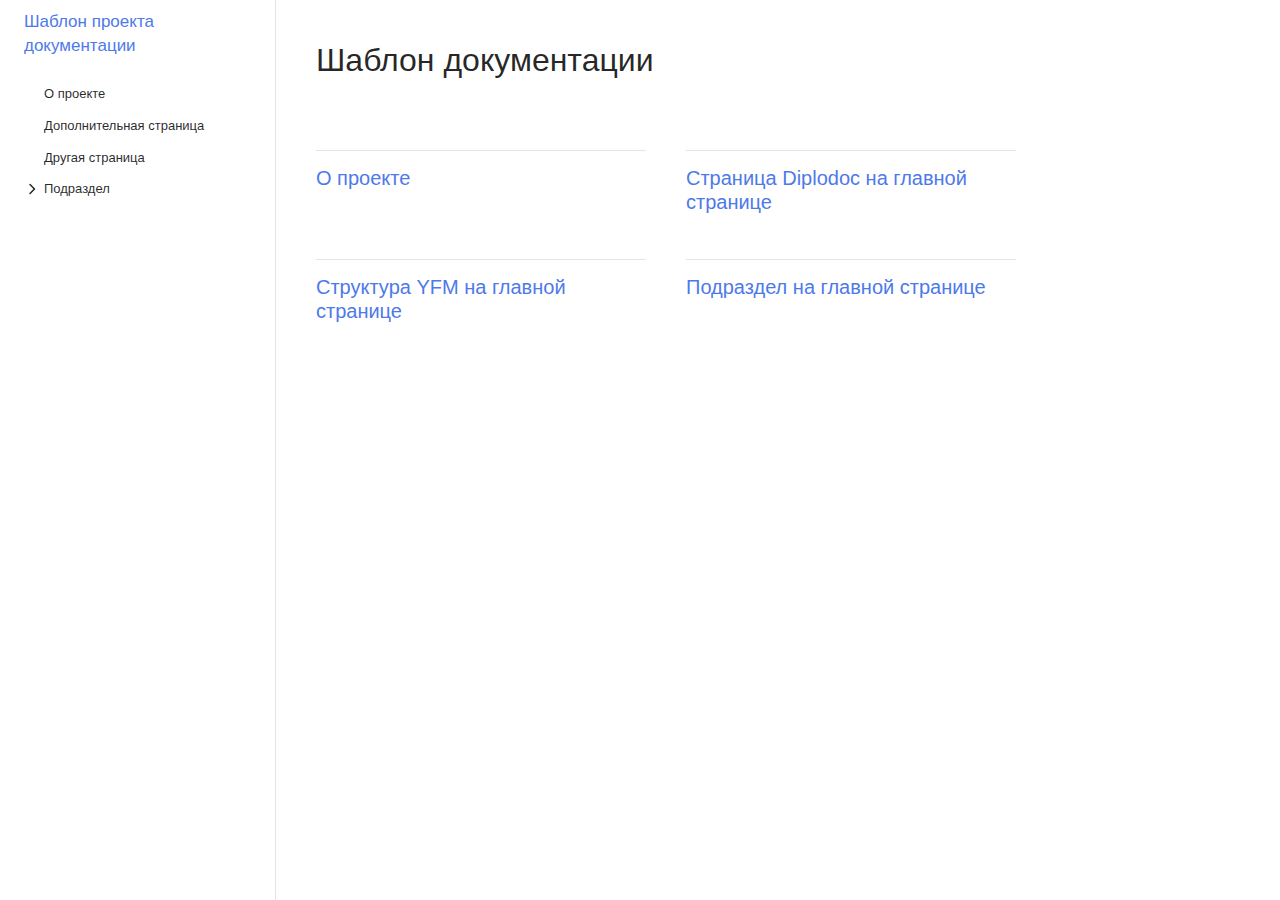
<file: output-docs/index.html>
<!DOCTYPE html>
<html lang="ru" dir="ltr">
    <head>
        <meta charset="utf-8">
        <meta name="viewport" content="width=device-width, initial-scale=1.0">
        <base href="./" />
        <title>Redirect to ./ru/index.html</title>
        <meta http-equiv="refresh" content="0; url=./ru/index.html">
        
        <style type="text/css">html, body {min-height:100vh; height:100vh;}</style>
        
        <script type="application/javascript">
            window.location.replace("./ru/index.html");
        </script>
        
    </head>
    <body class="g-root g-root_theme_light">
        If you are not redirected automatically, follow this <a href="./ru/index.html">link</a>.
        
        
        
    </body>
</html>
</file>
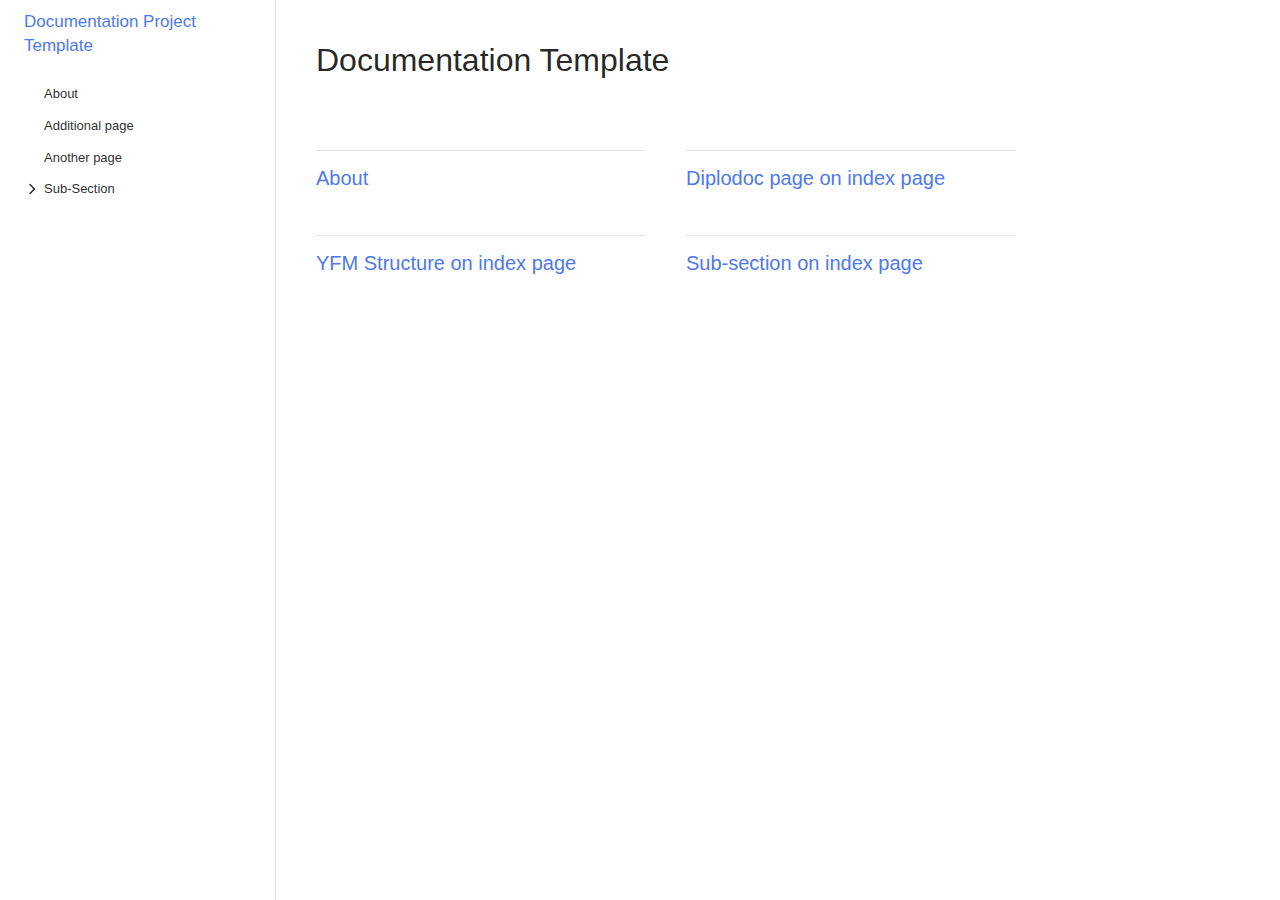
<file: output-docs/en/index.html>
<!DOCTYPE html>
<html lang="en" dir="ltr">
    <head>
        <meta charset="utf-8">
        <meta name="viewport" content="width=device-width, initial-scale=1.0">
        <base href="../" />
        <title>Documentation Template | Documentation Project Template</title>
        <meta name="generator" content="Diplodoc Platform v5.3.1">
        
        <style type="text/css">html, body {min-height:100vh; height:100vh;}</style>
        
        
        <link type="text/css" rel="stylesheet" href="_bundle\vendor.css"/>
        <link type="text/css" rel="stylesheet" href="_bundle\app.css"/>
    </head>
    <body class="g-root g-root_theme_light">
        <div id="root"></div>
        <script type="application/json" id="diplodoc-state">
            {"data":{"leading":true,"data":{"title":"Documentation Template","links":[{"title":"About","href":"en\\about.html"},{"title":"Diplodoc page on index page","href":"en\\page.html"},{"title":"YFM Structure on index page","href":"en\\anotherpage.html"},{"title":"Sub-section on index page","href":"en\\sub-section\\/index.html"}]},"meta":{"metadata":[{"name":"generator","content":"Diplodoc Platform v5.3.1"}]},"title":"Documentation Template"},"router":{"pathname":"en/index","depth":2,"base":"../"},"lang":"en","langs":["ru","en"],"viewerInterface":{}}
        </script>
        <script type="application/javascript">
            const data = document.querySelector('script#diplodoc-state');
            window.__DATA__ = JSON.parse((function unescape(string) {
                return string.replace(/&lt;/g, "<").replace(/&gt;/g, ">").replace(/&amp;/g, "&");
              })(data.innerText));
            window.STATIC_CONTENT = false;
        </script>
        <script type="application/javascript" defer src="en/toc.js"></script>
        <script type="application/javascript" defer src="_bundle\react.js"></script>
        <script type="application/javascript" defer src="_bundle\app.js"></script>
        <script type="application/javascript" defer src="_bundle\vendor.js"></script>
        
    </body>
</html>
</file>
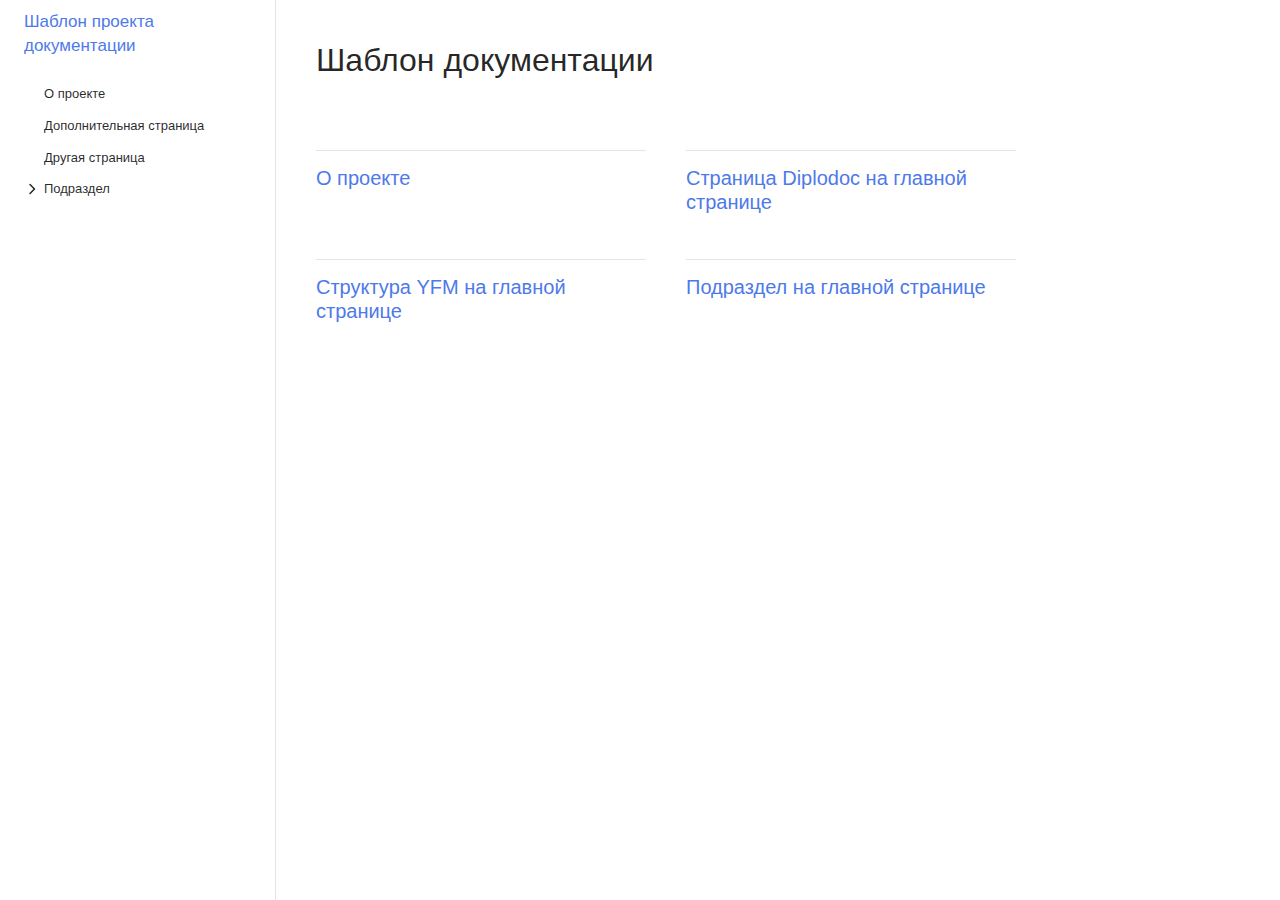
<file: output-docs/ru/index.html>
<!DOCTYPE html>
<html lang="ru" dir="ltr">
    <head>
        <meta charset="utf-8">
        <meta name="viewport" content="width=device-width, initial-scale=1.0">
        <base href="../" />
        <title>Шаблон документации | Шаблон проекта документации</title>
        <meta name="generator" content="Diplodoc Platform v5.3.1">
        
        <style type="text/css">html, body {min-height:100vh; height:100vh;}</style>
        
        
        <link type="text/css" rel="stylesheet" href="_bundle\vendor.css"/>
        <link type="text/css" rel="stylesheet" href="_bundle\app.css"/>
    </head>
    <body class="g-root g-root_theme_light">
        <div id="root"></div>
        <script type="application/json" id="diplodoc-state">
            {"data":{"leading":true,"data":{"title":"Шаблон документации","links":[{"title":"О проекте","href":"ru\\about.html"},{"title":"Страница Diplodoc на главной странице","href":"ru\\page.html"},{"title":"Структура YFM на главной странице","href":"ru\\anotherpage.html"},{"title":"Подраздел на главной странице","href":"ru\\sub-section\\/index.html"}]},"meta":{"metadata":[{"name":"generator","content":"Diplodoc Platform v5.3.1"}]},"title":"Шаблон документации"},"router":{"pathname":"ru/index","depth":2,"base":"../"},"lang":"ru","langs":["ru","en"],"viewerInterface":{}}
        </script>
        <script type="application/javascript">
            const data = document.querySelector('script#diplodoc-state');
            window.__DATA__ = JSON.parse((function unescape(string) {
                return string.replace(/&lt;/g, "<").replace(/&gt;/g, ">").replace(/&amp;/g, "&");
              })(data.innerText));
            window.STATIC_CONTENT = false;
        </script>
        <script type="application/javascript" defer src="ru/toc.js"></script>
        <script type="application/javascript" defer src="_bundle\react.js"></script>
        <script type="application/javascript" defer src="_bundle\app.js"></script>
        <script type="application/javascript" defer src="_bundle\vendor.js"></script>
        
    </body>
</html>
</file>
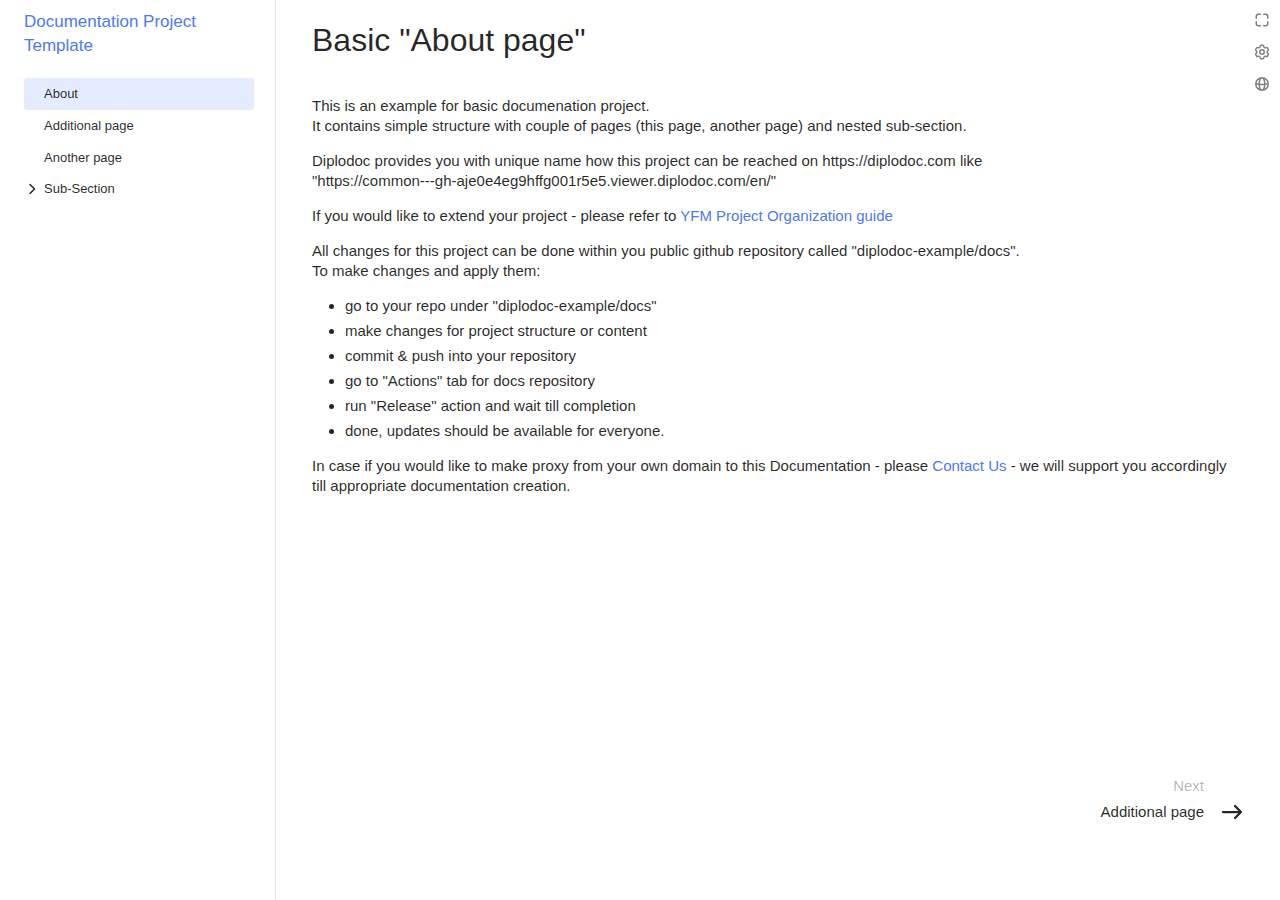
<file: output-docs/en/about.html>
<!DOCTYPE html>
<html lang="en" dir="ltr">
    <head>
        <meta charset="utf-8">
        <meta name="viewport" content="width=device-width, initial-scale=1.0">
        <base href="../" />
        <title>Basic "About page" | Documentation Project Template</title>
        <meta name="generator" content="Diplodoc Platform v5.3.1">
        
        <style type="text/css">html, body {min-height:100vh; height:100vh;}</style>
        
        
        <link type="text/css" rel="stylesheet" href="_bundle\vendor.css"/>
        <link type="text/css" rel="stylesheet" href="_bundle\app.css"/>
    </head>
    <body class="g-root g-root_theme_light">
        <div id="root"></div>
        <script type="application/json" id="diplodoc-state">
            {"data":{"leading":false,"html":"&lt;p&gt;This is an example for basic documenation project.&lt;br /&gt;\nIt contains simple structure with couple of pages (this page, another page) and nested sub-section.&lt;/p&gt;\n&lt;p&gt;Diplodoc provides you with unique name how this project can be reached on https://diplodoc.com like&lt;br /&gt;\n\"https://common---gh-aje0e4eg9hffg001r5e5.viewer.diplodoc.com/en/\"&lt;/p&gt;\n&lt;p&gt;If you would like to extend your project - please refer to &lt;a href=\"https://diplodoc.com/docs/en/project/\" target=\"_blank\" rel=\"noreferrer noopener\"&gt;YFM Project Organization guide&lt;/a&gt;&lt;/p&gt;\n&lt;p&gt;All changes for this project can be done within you public github repository called \"diplodoc-example/docs\".&lt;br /&gt;\nTo make changes and apply them:&lt;/p&gt;\n&lt;ul&gt;\n&lt;li&gt;go to your repo under \"diplodoc-example/docs\"&lt;/li&gt;\n&lt;li&gt;make changes for project structure or content&lt;/li&gt;\n&lt;li&gt;commit &amp;amp; push into your repository&lt;/li&gt;\n&lt;li&gt;go to \"Actions\" tab for docs repository&lt;/li&gt;\n&lt;li&gt;run \"Release\" action and wait till completion&lt;/li&gt;\n&lt;li&gt;done, updates should be available for everyone.&lt;/li&gt;\n&lt;/ul&gt;\n&lt;p&gt;In case if you would like to make proxy from your own domain to this Documentation - please &lt;a href=\"https://diplodoc.com/#contact\" target=\"_blank\" rel=\"noreferrer noopener\"&gt;Contact Us&lt;/a&gt; - we will support you accordingly till appropriate documentation creation.&lt;/p&gt;\n","meta":{"metadata":[{"name":"generator","content":"Diplodoc Platform v5.3.1"}]},"headings":[],"title":"Basic \"About page\""},"router":{"pathname":"en/about","depth":2,"base":"../"},"lang":"en","langs":["ru","en"],"viewerInterface":{}}
        </script>
        <script type="application/javascript">
            const data = document.querySelector('script#diplodoc-state');
            window.__DATA__ = JSON.parse((function unescape(string) {
                return string.replace(/&lt;/g, "<").replace(/&gt;/g, ">").replace(/&amp;/g, "&");
              })(data.innerText));
            window.STATIC_CONTENT = false;
        </script>
        <script type="application/javascript" defer src="en/toc.js"></script>
        <script type="application/javascript" defer src="_bundle\react.js"></script>
        <script type="application/javascript" defer src="_bundle\app.js"></script>
        <script type="application/javascript" defer src="_bundle\vendor.js"></script>
        
    </body>
</html>
</file>
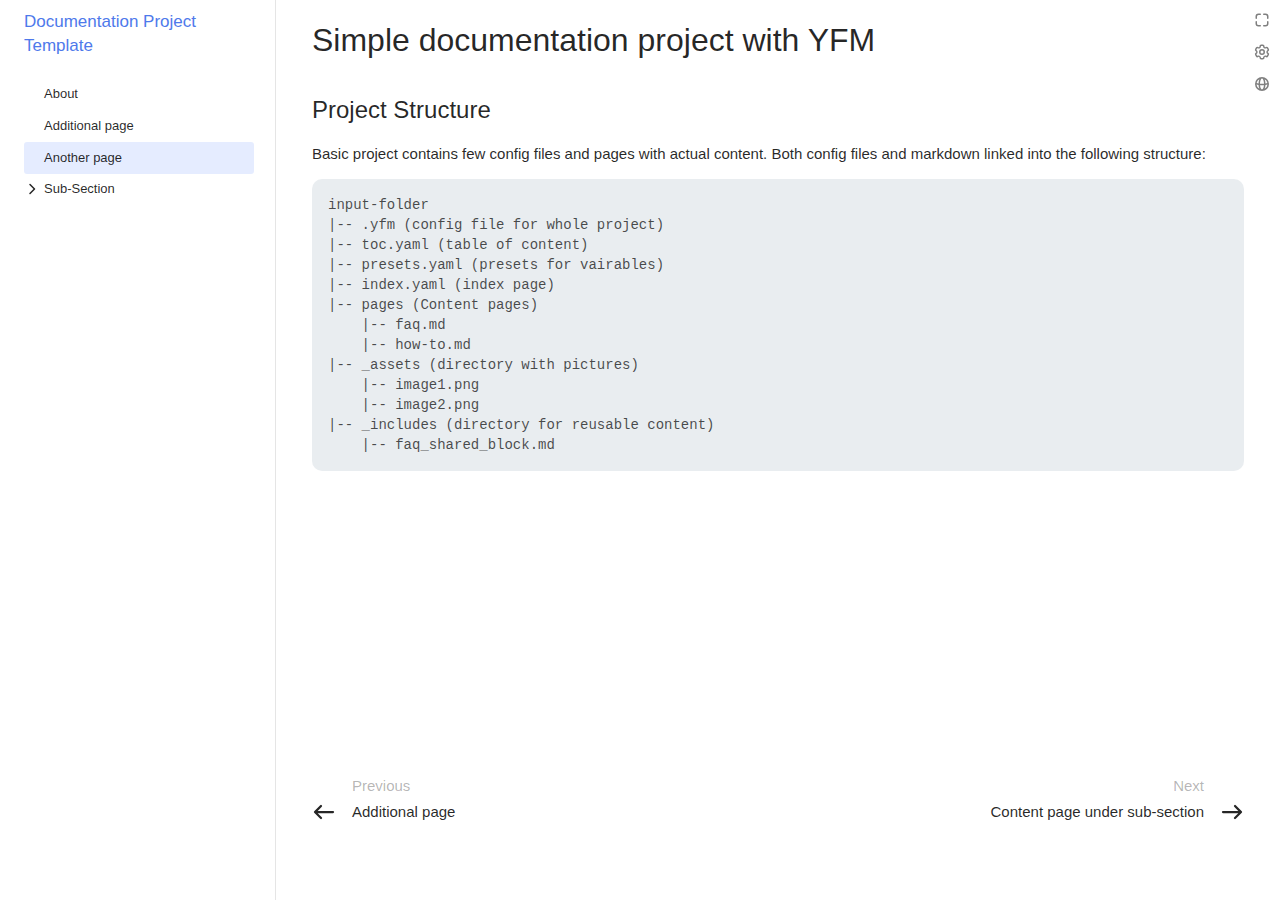
<file: output-docs/en/anotherpage.html>
<!DOCTYPE html>
<html lang="en" dir="ltr">
    <head>
        <meta charset="utf-8">
        <meta name="viewport" content="width=device-width, initial-scale=1.0">
        <base href="../" />
        <title>Simple documentation project with YFM | Documentation Project Template</title>
        <meta name="generator" content="Diplodoc Platform v5.3.1">
        
        <style type="text/css">html, body {min-height:100vh; height:100vh;}</style>
        
        
        <link type="text/css" rel="stylesheet" href="_bundle\vendor.css"/>
        <link type="text/css" rel="stylesheet" href="_bundle\app.css"/>
    </head>
    <body class="g-root g-root_theme_light">
        <div id="root"></div>
        <script type="application/json" id="diplodoc-state">
            {"data":{"leading":false,"html":"&lt;h2 id=\"project-structure\"&gt;&lt;a href=\"en/anotherpage.html#project-structure\" class=\"yfm-anchor\" aria-hidden=\"true\"&gt;&lt;span class=\"visually-hidden\" data-no-index=\"true\"&gt;Project Structure&lt;/span&gt;&lt;/a&gt;Project Structure&lt;/h2&gt;\n&lt;p&gt;Basic project contains few config files and pages with actual content. Both config files and markdown linked into the following structure:&lt;/p&gt;\n\n    &lt;div class=\"yfm-clipboard\"&gt;\n        &lt;pre&gt;&lt;code class=\"hljs\"&gt;input-folder\n|-- .yfm (config file for whole project)\n|-- toc.yaml (table of content)\n|-- presets.yaml (presets for vairables)\n|-- index.yaml (index page)\n|-- pages (Content pages)\n    |-- faq.md\n    |-- how-to.md\n|-- _assets (directory with pictures)\n    |-- image1.png\n    |-- image2.png\n|-- _includes (directory for reusable content)\n    |-- faq_shared_block.md\n&lt;/code&gt;&lt;/pre&gt;\n\n        &lt;button class=\"yfm-clipboard-button\"&gt;\n            &lt;svg width=\"16\" height=\"16\" viewBox=\"0 0 24 24\" class=\"yfm-clipboard-icon\" data-animation=\"6\"&gt;\n                &lt;path fill=\"currentColor\" d=\"M19,21H8V7H19M19,5H8A2,2 0 0,0 6,7V21A2,2 0 0,0 8,23H19A2,2 0 0,0 21,21V7A2,2 0 0,0 19,5M16,1H4A2,2 0 0,0 2,3V17H4V3H16V1Z\"&gt;&lt;/path&gt;\n                &lt;path stroke=\"currentColor\" fill=\"transparent\" stroke-width=\"1.5\" d=\"M9.5 13l3 3l5 -5\" visibility=\"hidden\"&gt;\n                    &lt;animate id=\"visibileAnimation-6\" attributeName=\"visibility\" from=\"hidden\" to=\"visible\" dur=\"0.2s\" fill=\"freeze\" begin&gt;&lt;/animate&gt;\n                    &lt;animate id=\"hideAnimation-6\" attributeName=\"visibility\" from=\"visible\" to=\"hidden\" dur=\"1s\" begin=\"visibileAnimation-6.end+1\" fill=\"freeze\"&gt;&lt;/animate&gt;\n                &lt;/path&gt;\n            &lt;/svg&gt;\n        &lt;/button&gt;\n    &lt;/div&gt;\n","meta":{"metadata":[{"name":"generator","content":"Diplodoc Platform v5.3.1"}]},"headings":[{"title":"Project Structure","href":"en/anotherpage.html#project-structure","level":2}],"title":"Simple documentation project with YFM"},"router":{"pathname":"en/anotherpage","depth":2,"base":"../"},"lang":"en","langs":["ru","en"],"viewerInterface":{}}
        </script>
        <script type="application/javascript">
            const data = document.querySelector('script#diplodoc-state');
            window.__DATA__ = JSON.parse((function unescape(string) {
                return string.replace(/&lt;/g, "<").replace(/&gt;/g, ">").replace(/&amp;/g, "&");
              })(data.innerText));
            window.STATIC_CONTENT = false;
        </script>
        <script type="application/javascript" defer src="en/toc.js"></script>
        <script type="application/javascript" defer src="_bundle\react.js"></script>
        <script type="application/javascript" defer src="_bundle\app.js"></script>
        <script type="application/javascript" defer src="_bundle\vendor.js"></script>
        
    </body>
</html>
</file>
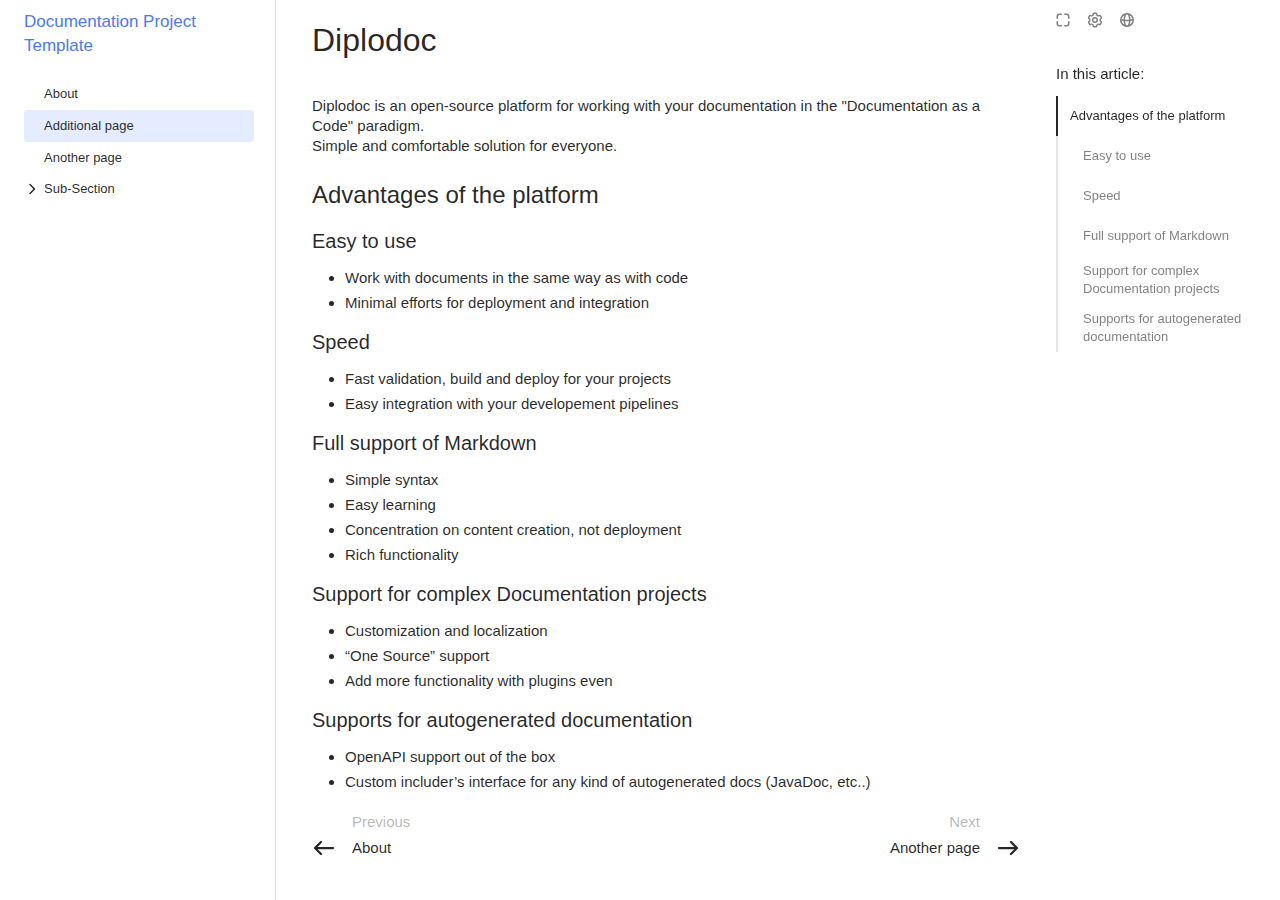
<file: output-docs/en/page.html>
<!DOCTYPE html>
<html lang="en" dir="ltr">
    <head>
        <meta charset="utf-8">
        <meta name="viewport" content="width=device-width, initial-scale=1.0">
        <base href="../" />
        <title>Diplodoc | Documentation Project Template</title>
        <meta name="generator" content="Diplodoc Platform v5.3.1">
        
        <style type="text/css">html, body {min-height:100vh; height:100vh;}</style>
        
        
        <link type="text/css" rel="stylesheet" href="_bundle\vendor.css"/>
        <link type="text/css" rel="stylesheet" href="_bundle\app.css"/>
    </head>
    <body class="g-root g-root_theme_light">
        <div id="root"></div>
        <script type="application/json" id="diplodoc-state">
            {"data":{"leading":false,"html":"&lt;p&gt;Diplodoc is an open-source platform for working with your documentation in the \"Documentation as a Code\" paradigm.&lt;br /&gt;\nSimple and comfortable solution for everyone.&lt;/p&gt;\n&lt;h2 id=\"advantages-of-the-platform\"&gt;&lt;a href=\"en/page.html#advantages-of-the-platform\" class=\"yfm-anchor\" aria-hidden=\"true\"&gt;&lt;span class=\"visually-hidden\" data-no-index=\"true\"&gt;Advantages of the platform&lt;/span&gt;&lt;/a&gt;Advantages of the platform&lt;/h2&gt;\n&lt;h3 id=\"easy-to-use\"&gt;&lt;a href=\"en/page.html#easy-to-use\" class=\"yfm-anchor\" aria-hidden=\"true\"&gt;&lt;span class=\"visually-hidden\" data-no-index=\"true\"&gt;Easy to use&lt;/span&gt;&lt;/a&gt;Easy to use&lt;/h3&gt;\n&lt;ul&gt;\n&lt;li&gt;Work with documents in the same way as with code&lt;/li&gt;\n&lt;li&gt;Minimal efforts for deployment and integration&lt;/li&gt;\n&lt;/ul&gt;\n&lt;h3 id=\"speed\"&gt;&lt;a href=\"en/page.html#speed\" class=\"yfm-anchor\" aria-hidden=\"true\"&gt;&lt;span class=\"visually-hidden\" data-no-index=\"true\"&gt;Speed&lt;/span&gt;&lt;/a&gt;Speed&lt;/h3&gt;\n&lt;ul&gt;\n&lt;li&gt;Fast validation, build and deploy for your projects&lt;/li&gt;\n&lt;li&gt;Easy integration with your developement pipelines&lt;/li&gt;\n&lt;/ul&gt;\n&lt;h3 id=\"full-support-of-markdown\"&gt;&lt;a href=\"en/page.html#full-support-of-markdown\" class=\"yfm-anchor\" aria-hidden=\"true\"&gt;&lt;span class=\"visually-hidden\" data-no-index=\"true\"&gt;Full support of Markdown&lt;/span&gt;&lt;/a&gt;Full support of Markdown&lt;/h3&gt;\n&lt;ul&gt;\n&lt;li&gt;Simple syntax&lt;/li&gt;\n&lt;li&gt;Easy learning&lt;/li&gt;\n&lt;li&gt;Concentration on content creation, not deployment&lt;/li&gt;\n&lt;li&gt;Rich functionality&lt;/li&gt;\n&lt;/ul&gt;\n&lt;h3 id=\"support-for-complex-documentation-projects\"&gt;&lt;a href=\"en/page.html#support-for-complex-documentation-projects\" class=\"yfm-anchor\" aria-hidden=\"true\"&gt;&lt;span class=\"visually-hidden\" data-no-index=\"true\"&gt;Support for complex Documentation projects&lt;/span&gt;&lt;/a&gt;Support for complex Documentation projects&lt;/h3&gt;\n&lt;ul&gt;\n&lt;li&gt;Customization and localization&lt;/li&gt;\n&lt;li&gt;“One Source” support&lt;/li&gt;\n&lt;li&gt;Add more functionality with plugins even&lt;/li&gt;\n&lt;/ul&gt;\n&lt;h3 id=\"supports-for-autogenerated-documentation\"&gt;&lt;a href=\"en/page.html#supports-for-autogenerated-documentation\" class=\"yfm-anchor\" aria-hidden=\"true\"&gt;&lt;span class=\"visually-hidden\" data-no-index=\"true\"&gt;Supports for autogenerated documentation&lt;/span&gt;&lt;/a&gt;Supports for autogenerated documentation&lt;/h3&gt;\n&lt;ul&gt;\n&lt;li&gt;OpenAPI support out of the box&lt;/li&gt;\n&lt;li&gt;Custom includer’s interface for any kind of autogenerated docs (JavaDoc, etc..)&lt;/li&gt;\n&lt;/ul&gt;\n","meta":{"metadata":[{"name":"generator","content":"Diplodoc Platform v5.3.1"}]},"headings":[{"title":"Advantages of the platform","href":"en/page.html#advantages-of-the-platform","level":2,"items":[{"title":"Easy to use","href":"en/page.html#easy-to-use","level":3},{"title":"Speed","href":"en/page.html#speed","level":3},{"title":"Full support of Markdown","href":"en/page.html#full-support-of-markdown","level":3},{"title":"Support for complex Documentation projects","href":"en/page.html#support-for-complex-documentation-projects","level":3},{"title":"Supports for autogenerated documentation","href":"en/page.html#supports-for-autogenerated-documentation","level":3}]}],"title":"Diplodoc"},"router":{"pathname":"en/page","depth":2,"base":"../"},"lang":"en","langs":["ru","en"],"viewerInterface":{}}
        </script>
        <script type="application/javascript">
            const data = document.querySelector('script#diplodoc-state');
            window.__DATA__ = JSON.parse((function unescape(string) {
                return string.replace(/&lt;/g, "<").replace(/&gt;/g, ">").replace(/&amp;/g, "&");
              })(data.innerText));
            window.STATIC_CONTENT = false;
        </script>
        <script type="application/javascript" defer src="en/toc.js"></script>
        <script type="application/javascript" defer src="_bundle\react.js"></script>
        <script type="application/javascript" defer src="_bundle\app.js"></script>
        <script type="application/javascript" defer src="_bundle\vendor.js"></script>
        
    </body>
</html>
</file>
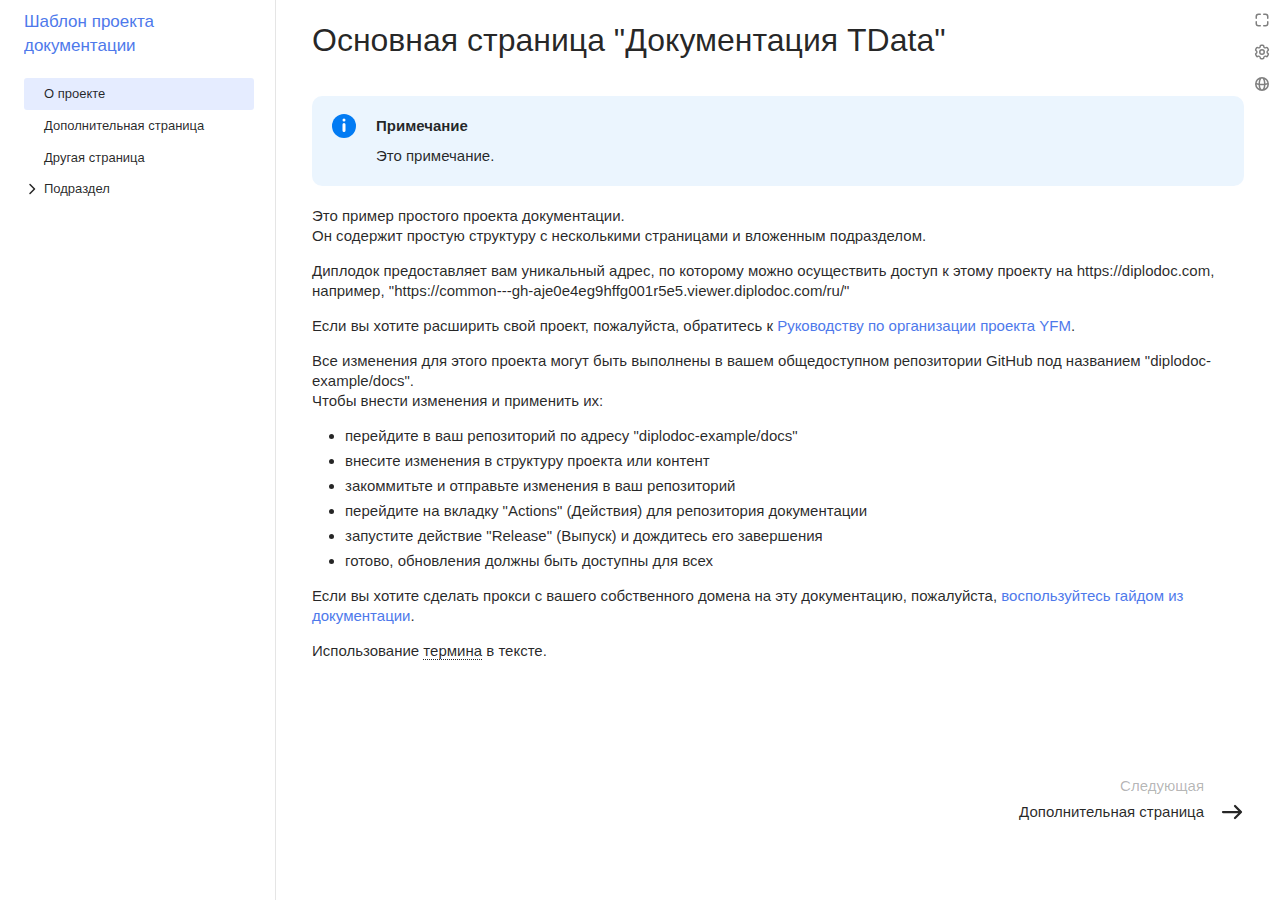
<file: output-docs/ru/about.html>
<!DOCTYPE html>
<html lang="ru" dir="ltr">
    <head>
        <meta charset="utf-8">
        <meta name="viewport" content="width=device-width, initial-scale=1.0">
        <base href="../" />
        <title>Основная страница "Документация TData" | Шаблон проекта документации</title>
        <meta name="generator" content="Diplodoc Platform v5.3.1">
        
        <style type="text/css">html, body {min-height:100vh; height:100vh;}</style>
        
        
        <link type="text/css" rel="stylesheet" href="_bundle\vendor.css"/>
        <link type="text/css" rel="stylesheet" href="_bundle\app.css"/>
    </head>
    <body class="g-root g-root_theme_light">
        <div id="root"></div>
        <script type="application/json" id="diplodoc-state">
            {"data":{"leading":false,"html":"&lt;div class=\"yfm-note yfm-accent-info\" note-type=\"info\"&gt;&lt;p class=\"yfm-note-title\"&gt;Примечание&lt;/p&gt;\n&lt;div class=\"yfm-note-content\"&gt;&lt;p&gt;Это примечание.&lt;/p&gt;\n&lt;/div&gt;&lt;/div&gt;&lt;p&gt;Это пример простого проекта документации.&lt;br /&gt;\nОн содержит простую структуру с несколькими страницами и вложенным подразделом.&lt;/p&gt;\n&lt;p&gt;Диплодок предоставляет вам уникальный адрес, по которому можно осуществить доступ к этому проекту на https://diplodoc.com, например, \"https://common---gh-aje0e4eg9hffg001r5e5.viewer.diplodoc.com/ru/\"&lt;/p&gt;\n&lt;p&gt;Если вы хотите расширить свой проект, пожалуйста, обратитесь к &lt;a href=\"https://diplodoc.com/docs/ru/project/\" target=\"_blank\" rel=\"noreferrer noopener\"&gt;Руководству по организации проекта YFM&lt;/a&gt;.&lt;/p&gt;\n&lt;p&gt;Все изменения для этого проекта могут быть выполнены в вашем общедоступном репозитории GitHub под названием \"diplodoc-example/docs\".&lt;br /&gt;\nЧтобы внести изменения и применить их:&lt;/p&gt;\n&lt;ul&gt;\n&lt;li&gt;перейдите в ваш репозиторий по адресу \"diplodoc-example/docs\"&lt;/li&gt;\n&lt;li&gt;внесите изменения в структуру проекта или контент&lt;/li&gt;\n&lt;li&gt;закоммитьте и отправьте изменения в ваш репозиторий&lt;/li&gt;\n&lt;li&gt;перейдите на вкладку \"Actions\" (Действия) для репозитория документации&lt;/li&gt;\n&lt;li&gt;запустите действие \"Release\" (Выпуск) и дождитесь его завершения&lt;/li&gt;\n&lt;li&gt;готово, обновления должны быть доступны для всех&lt;/li&gt;\n&lt;/ul&gt;\n&lt;p&gt;Если вы хотите сделать прокси с вашего собственного домена на эту документацию, пожалуйста, &lt;a href=\"https://diplodoc.com/docs/ru/personal-domain-ya-cloud\" target=\"_blank\" rel=\"noreferrer noopener\"&gt;воспользуйтесь гайдом из документации&lt;/a&gt;.&lt;/p&gt;\n&lt;p&gt;Использование &lt;i class=\"yfm yfm-term_title\" term-key=\":ключ_термина\" role=\"button\" aria-describedby=\":ключ_термина_element\" tabindex=\"0\" id=\"x62sku3e\"&gt;термина&lt;/i&gt; в тексте.&lt;/p&gt;\n&lt;dfn class=\"yfm yfm-term_dfn\" id=\":ключ_термина_element\" role=\"dialog\"&gt;&lt;p&gt;Определение термина или сокращения.&lt;br /&gt;\nОпределение термина может включать в себя &lt;em&gt;базовую&lt;/em&gt; разметку.&lt;/p&gt;\n&lt;/dfn&gt;","meta":{"metadata":[{"name":"generator","content":"Diplodoc Platform v5.3.1"}]},"headings":[],"title":"Основная страница \"Документация TData\""},"router":{"pathname":"ru/about","depth":2,"base":"../"},"lang":"ru","langs":["ru","en"],"viewerInterface":{}}
        </script>
        <script type="application/javascript">
            const data = document.querySelector('script#diplodoc-state');
            window.__DATA__ = JSON.parse((function unescape(string) {
                return string.replace(/&lt;/g, "<").replace(/&gt;/g, ">").replace(/&amp;/g, "&");
              })(data.innerText));
            window.STATIC_CONTENT = false;
        </script>
        <script type="application/javascript" defer src="ru/toc.js"></script>
        <script type="application/javascript" defer src="_bundle\react.js"></script>
        <script type="application/javascript" defer src="_bundle\app.js"></script>
        <script type="application/javascript" defer src="_bundle\vendor.js"></script>
        
    </body>
</html>
</file>
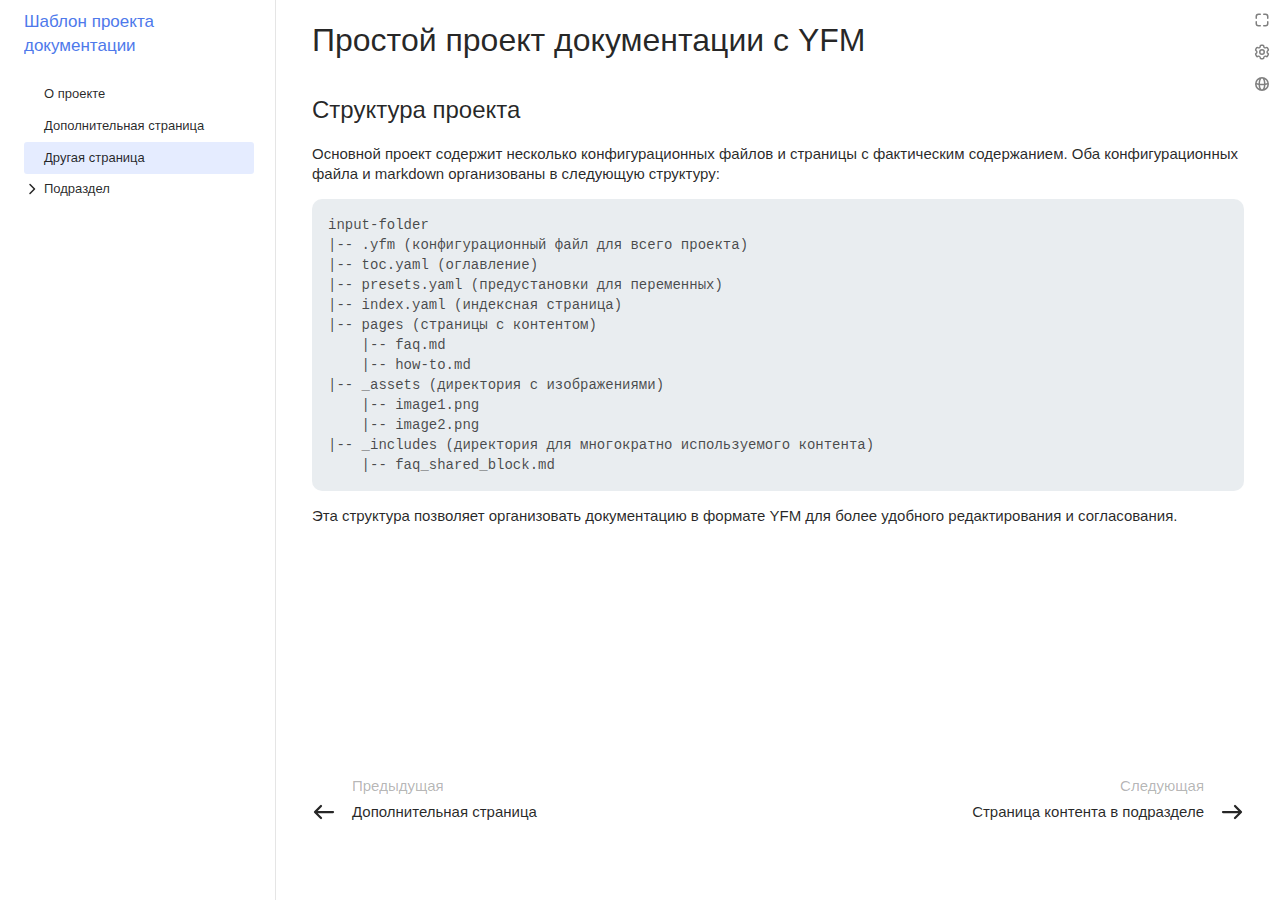
<file: output-docs/ru/anotherpage.html>
<!DOCTYPE html>
<html lang="ru" dir="ltr">
    <head>
        <meta charset="utf-8">
        <meta name="viewport" content="width=device-width, initial-scale=1.0">
        <base href="../" />
        <title>Простой проект документации с YFM | Шаблон проекта документации</title>
        <meta name="generator" content="Diplodoc Platform v5.3.1">
        
        <style type="text/css">html, body {min-height:100vh; height:100vh;}</style>
        
        
        <link type="text/css" rel="stylesheet" href="_bundle\vendor.css"/>
        <link type="text/css" rel="stylesheet" href="_bundle\app.css"/>
    </head>
    <body class="g-root g-root_theme_light">
        <div id="root"></div>
        <script type="application/json" id="diplodoc-state">
            {"data":{"leading":false,"html":"&lt;h2 id=\"struktura-proekta\"&gt;&lt;a href=\"ru/anotherpage.html#struktura-proekta\" class=\"yfm-anchor\" aria-hidden=\"true\"&gt;&lt;span class=\"visually-hidden\" data-no-index=\"true\"&gt;Структура проекта&lt;/span&gt;&lt;/a&gt;Структура проекта&lt;/h2&gt;\n&lt;p&gt;Основной проект содержит несколько конфигурационных файлов и страницы с фактическим содержанием. Оба конфигурационных файла и markdown организованы в следующую структуру:&lt;/p&gt;\n\n    &lt;div class=\"yfm-clipboard\"&gt;\n        &lt;pre&gt;&lt;code class=\"hljs\"&gt;input-folder\n|-- .yfm (конфигурационный файл для всего проекта)\n|-- toc.yaml (оглавление)\n|-- presets.yaml (предустановки для переменных)\n|-- index.yaml (индексная страница)\n|-- pages (страницы с контентом)\n    |-- faq.md\n    |-- how-to.md\n|-- _assets (директория с изображениями)\n    |-- image1.png\n    |-- image2.png\n|-- _includes (директория для многократно используемого контента)\n    |-- faq_shared_block.md\n&lt;/code&gt;&lt;/pre&gt;\n\n        &lt;button class=\"yfm-clipboard-button\"&gt;\n            &lt;svg width=\"16\" height=\"16\" viewBox=\"0 0 24 24\" class=\"yfm-clipboard-icon\" data-animation=\"6\"&gt;\n                &lt;path fill=\"currentColor\" d=\"M19,21H8V7H19M19,5H8A2,2 0 0,0 6,7V21A2,2 0 0,0 8,23H19A2,2 0 0,0 21,21V7A2,2 0 0,0 19,5M16,1H4A2,2 0 0,0 2,3V17H4V3H16V1Z\"&gt;&lt;/path&gt;\n                &lt;path stroke=\"currentColor\" fill=\"transparent\" stroke-width=\"1.5\" d=\"M9.5 13l3 3l5 -5\" visibility=\"hidden\"&gt;\n                    &lt;animate id=\"visibileAnimation-6\" attributeName=\"visibility\" from=\"hidden\" to=\"visible\" dur=\"0.2s\" fill=\"freeze\" begin&gt;&lt;/animate&gt;\n                    &lt;animate id=\"hideAnimation-6\" attributeName=\"visibility\" from=\"visible\" to=\"hidden\" dur=\"1s\" begin=\"visibileAnimation-6.end+1\" fill=\"freeze\"&gt;&lt;/animate&gt;\n                &lt;/path&gt;\n            &lt;/svg&gt;\n        &lt;/button&gt;\n    &lt;/div&gt;\n&lt;p&gt;Эта структура позволяет организовать документацию в формате YFM для более удобного редактирования и согласования.&lt;/p&gt;\n","meta":{"metadata":[{"name":"generator","content":"Diplodoc Platform v5.3.1"}]},"headings":[{"title":"Структура проекта","href":"ru/anotherpage.html#struktura-proekta","level":2}],"title":"Простой проект документации с YFM"},"router":{"pathname":"ru/anotherpage","depth":2,"base":"../"},"lang":"ru","langs":["ru","en"],"viewerInterface":{}}
        </script>
        <script type="application/javascript">
            const data = document.querySelector('script#diplodoc-state');
            window.__DATA__ = JSON.parse((function unescape(string) {
                return string.replace(/&lt;/g, "<").replace(/&gt;/g, ">").replace(/&amp;/g, "&");
              })(data.innerText));
            window.STATIC_CONTENT = false;
        </script>
        <script type="application/javascript" defer src="ru/toc.js"></script>
        <script type="application/javascript" defer src="_bundle\react.js"></script>
        <script type="application/javascript" defer src="_bundle\app.js"></script>
        <script type="application/javascript" defer src="_bundle\vendor.js"></script>
        
    </body>
</html>
</file>
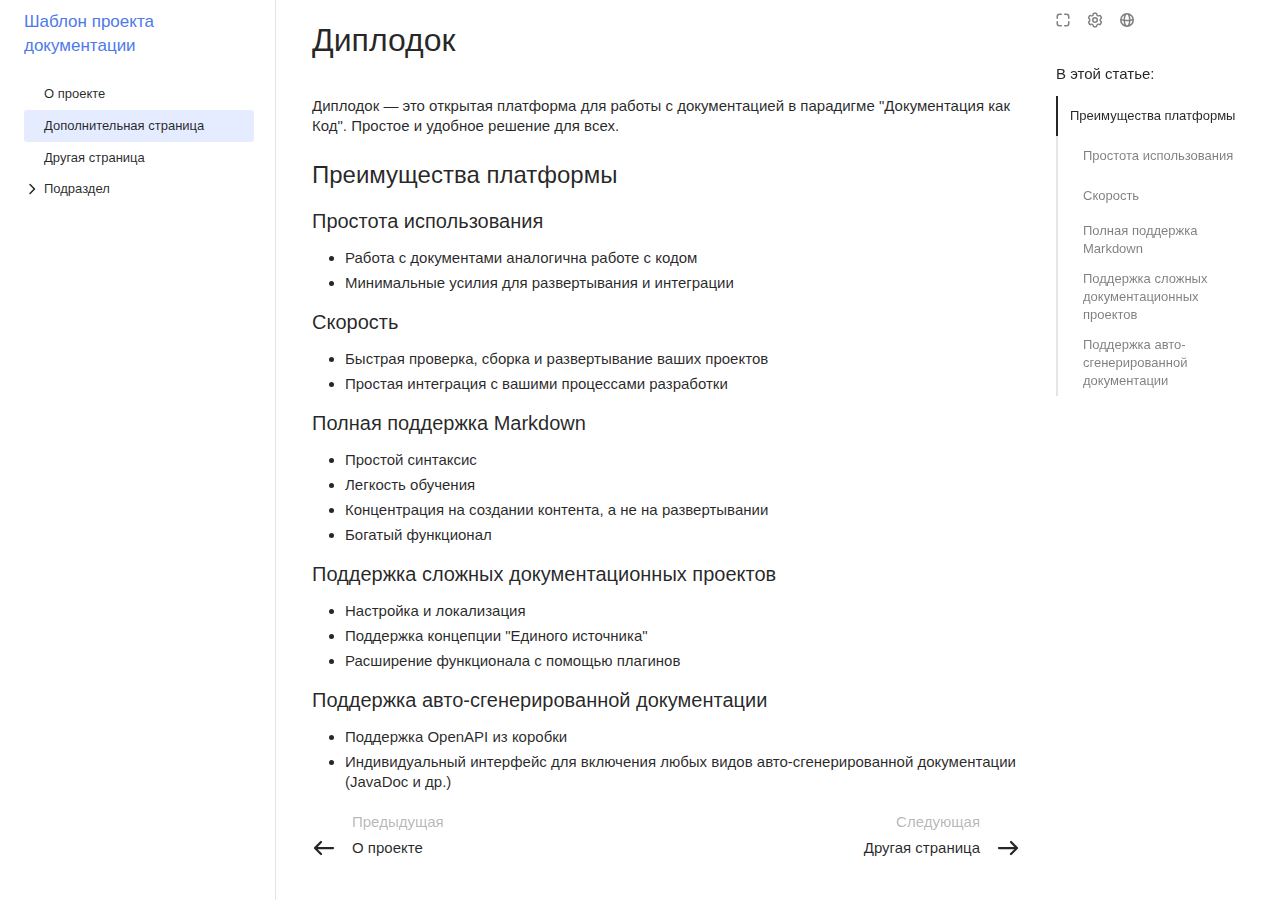
<file: output-docs/ru/page.html>
<!DOCTYPE html>
<html lang="ru" dir="ltr">
    <head>
        <meta charset="utf-8">
        <meta name="viewport" content="width=device-width, initial-scale=1.0">
        <base href="../" />
        <title>Диплодок | Шаблон проекта документации</title>
        <meta name="generator" content="Diplodoc Platform v5.3.1">
        
        <style type="text/css">html, body {min-height:100vh; height:100vh;}</style>
        
        
        <link type="text/css" rel="stylesheet" href="_bundle\vendor.css"/>
        <link type="text/css" rel="stylesheet" href="_bundle\app.css"/>
    </head>
    <body class="g-root g-root_theme_light">
        <div id="root"></div>
        <script type="application/json" id="diplodoc-state">
            {"data":{"leading":false,"html":"&lt;p&gt;Диплодок — это открытая платформа для работы с документацией в парадигме \"Документация как Код\". Простое и удобное решение для всех.&lt;/p&gt;\n&lt;h2 id=\"preimushestva-platformy\"&gt;&lt;a href=\"ru/page.html#preimushestva-platformy\" class=\"yfm-anchor\" aria-hidden=\"true\"&gt;&lt;span class=\"visually-hidden\" data-no-index=\"true\"&gt;Преимущества платформы&lt;/span&gt;&lt;/a&gt;Преимущества платформы&lt;/h2&gt;\n&lt;h3 id=\"prostota-ispolzovaniya\"&gt;&lt;a href=\"ru/page.html#prostota-ispolzovaniya\" class=\"yfm-anchor\" aria-hidden=\"true\"&gt;&lt;span class=\"visually-hidden\" data-no-index=\"true\"&gt;Простота использования&lt;/span&gt;&lt;/a&gt;Простота использования&lt;/h3&gt;\n&lt;ul&gt;\n&lt;li&gt;Работа с документами аналогична работе с кодом&lt;/li&gt;\n&lt;li&gt;Минимальные усилия для развертывания и интеграции&lt;/li&gt;\n&lt;/ul&gt;\n&lt;h3 id=\"skorost\"&gt;&lt;a href=\"ru/page.html#skorost\" class=\"yfm-anchor\" aria-hidden=\"true\"&gt;&lt;span class=\"visually-hidden\" data-no-index=\"true\"&gt;Скорость&lt;/span&gt;&lt;/a&gt;Скорость&lt;/h3&gt;\n&lt;ul&gt;\n&lt;li&gt;Быстрая проверка, сборка и развертывание ваших проектов&lt;/li&gt;\n&lt;li&gt;Простая интеграция с вашими процессами разработки&lt;/li&gt;\n&lt;/ul&gt;\n&lt;h3 id=\"polnaya-podderzhka-markdown\"&gt;&lt;a href=\"ru/page.html#polnaya-podderzhka-markdown\" class=\"yfm-anchor\" aria-hidden=\"true\"&gt;&lt;span class=\"visually-hidden\" data-no-index=\"true\"&gt;Полная поддержка Markdown&lt;/span&gt;&lt;/a&gt;Полная поддержка Markdown&lt;/h3&gt;\n&lt;ul&gt;\n&lt;li&gt;Простой синтаксис&lt;/li&gt;\n&lt;li&gt;Легкость обучения&lt;/li&gt;\n&lt;li&gt;Концентрация на создании контента, а не на развертывании&lt;/li&gt;\n&lt;li&gt;Богатый функционал&lt;/li&gt;\n&lt;/ul&gt;\n&lt;h3 id=\"podderzhka-slozhnyh-dokumentacionnyh-proektov\"&gt;&lt;a href=\"ru/page.html#podderzhka-slozhnyh-dokumentacionnyh-proektov\" class=\"yfm-anchor\" aria-hidden=\"true\"&gt;&lt;span class=\"visually-hidden\" data-no-index=\"true\"&gt;Поддержка сложных документационных проектов&lt;/span&gt;&lt;/a&gt;Поддержка сложных документационных проектов&lt;/h3&gt;\n&lt;ul&gt;\n&lt;li&gt;Настройка и локализация&lt;/li&gt;\n&lt;li&gt;Поддержка концепции \"Единого источника\"&lt;/li&gt;\n&lt;li&gt;Расширение функционала с помощью плагинов&lt;/li&gt;\n&lt;/ul&gt;\n&lt;h3 id=\"podderzhka-avto-sgenerirovannoj-dokumentacii\"&gt;&lt;a href=\"ru/page.html#podderzhka-avto-sgenerirovannoj-dokumentacii\" class=\"yfm-anchor\" aria-hidden=\"true\"&gt;&lt;span class=\"visually-hidden\" data-no-index=\"true\"&gt;Поддержка авто-сгенерированной документации&lt;/span&gt;&lt;/a&gt;Поддержка авто-сгенерированной документации&lt;/h3&gt;\n&lt;ul&gt;\n&lt;li&gt;Поддержка OpenAPI из коробки&lt;/li&gt;\n&lt;li&gt;Индивидуальный интерфейс для включения любых видов авто-сгенерированной документации (JavaDoc и др.)&lt;/li&gt;\n&lt;/ul&gt;\n","meta":{"metadata":[{"name":"generator","content":"Diplodoc Platform v5.3.1"}]},"headings":[{"title":"Преимущества платформы","href":"ru/page.html#preimushestva-platformy","level":2,"items":[{"title":"Простота использования","href":"ru/page.html#prostota-ispolzovaniya","level":3},{"title":"Скорость","href":"ru/page.html#skorost","level":3},{"title":"Полная поддержка Markdown","href":"ru/page.html#polnaya-podderzhka-markdown","level":3},{"title":"Поддержка сложных документационных проектов","href":"ru/page.html#podderzhka-slozhnyh-dokumentacionnyh-proektov","level":3},{"title":"Поддержка авто-сгенерированной документации","href":"ru/page.html#podderzhka-avto-sgenerirovannoj-dokumentacii","level":3}]}],"title":"Диплодок"},"router":{"pathname":"ru/page","depth":2,"base":"../"},"lang":"ru","langs":["ru","en"],"viewerInterface":{}}
        </script>
        <script type="application/javascript">
            const data = document.querySelector('script#diplodoc-state');
            window.__DATA__ = JSON.parse((function unescape(string) {
                return string.replace(/&lt;/g, "<").replace(/&gt;/g, ">").replace(/&amp;/g, "&");
              })(data.innerText));
            window.STATIC_CONTENT = false;
        </script>
        <script type="application/javascript" defer src="ru/toc.js"></script>
        <script type="application/javascript" defer src="_bundle\react.js"></script>
        <script type="application/javascript" defer src="_bundle\app.js"></script>
        <script type="application/javascript" defer src="_bundle\vendor.js"></script>
        
    </body>
</html>
</file>
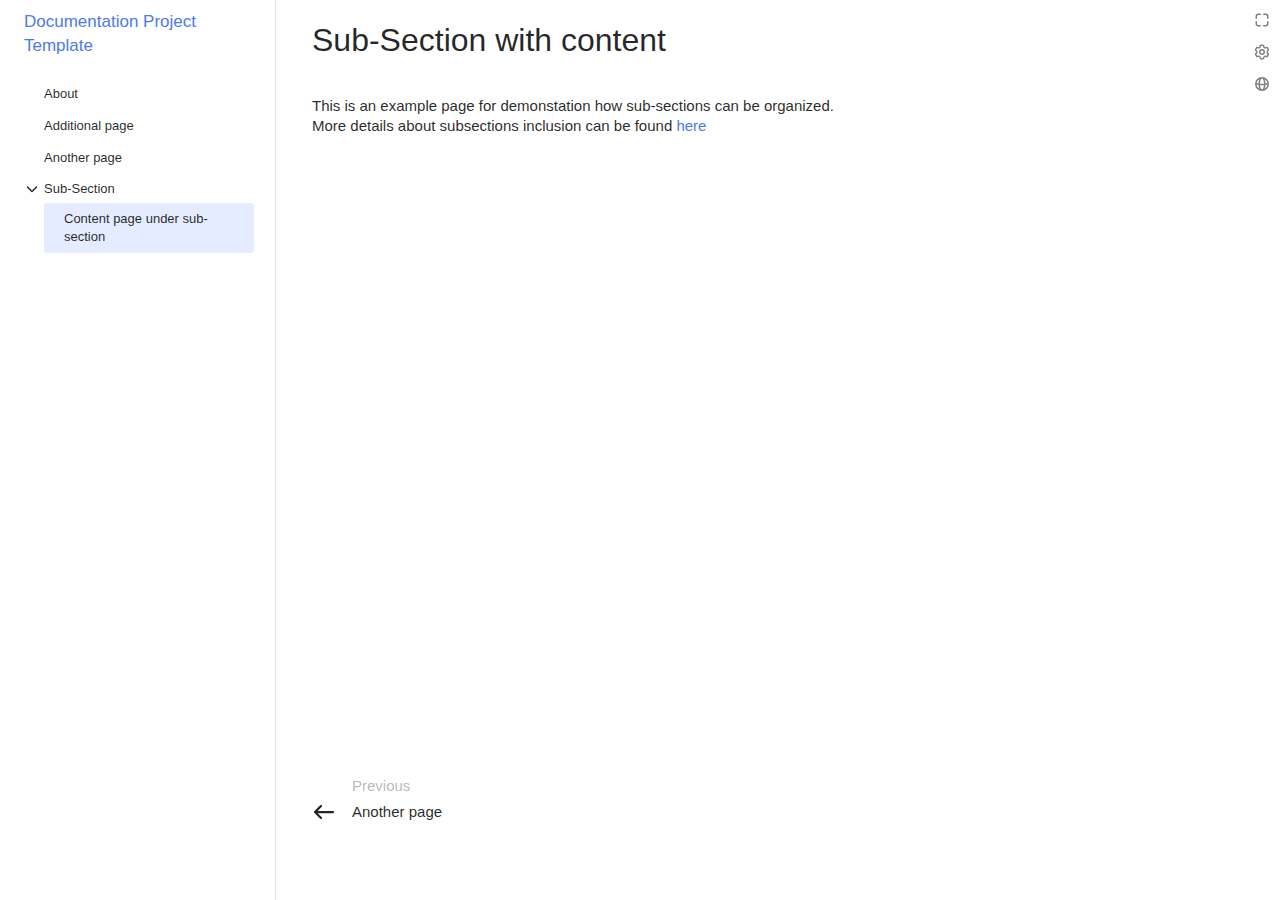
<file: output-docs/en/sub-section/content.html>
<!DOCTYPE html>
<html lang="en" dir="ltr">
    <head>
        <meta charset="utf-8">
        <meta name="viewport" content="width=device-width, initial-scale=1.0">
        <base href="../../" />
        <title>Sub-Section with content | Documentation Project Template</title>
        <meta name="generator" content="Diplodoc Platform v5.3.1">
        
        <style type="text/css">html, body {min-height:100vh; height:100vh;}</style>
        
        
        <link type="text/css" rel="stylesheet" href="_bundle\vendor.css"/>
        <link type="text/css" rel="stylesheet" href="_bundle\app.css"/>
    </head>
    <body class="g-root g-root_theme_light">
        <div id="root"></div>
        <script type="application/json" id="diplodoc-state">
            {"data":{"leading":false,"html":"&lt;p&gt;This is an example page for demonstation how sub-sections can be organized.&lt;br /&gt;\nMore details about subsections inclusion can be found &lt;a href=\"https://diplodoc.com/docs/en/project/toc\" target=\"_blank\" rel=\"noreferrer noopener\"&gt;here&lt;/a&gt;&lt;/p&gt;\n","meta":{"metadata":[{"name":"generator","content":"Diplodoc Platform v5.3.1"}]},"headings":[],"title":"Sub-Section with content"},"router":{"pathname":"en/sub-section/content","depth":3,"base":"../../"},"lang":"en","langs":["ru","en"],"viewerInterface":{}}
        </script>
        <script type="application/javascript">
            const data = document.querySelector('script#diplodoc-state');
            window.__DATA__ = JSON.parse((function unescape(string) {
                return string.replace(/&lt;/g, "<").replace(/&gt;/g, ">").replace(/&amp;/g, "&");
              })(data.innerText));
            window.STATIC_CONTENT = false;
        </script>
        <script type="application/javascript" defer src="en/toc.js"></script>
        <script type="application/javascript" defer src="_bundle\react.js"></script>
        <script type="application/javascript" defer src="_bundle\app.js"></script>
        <script type="application/javascript" defer src="_bundle\vendor.js"></script>
        
    </body>
</html>
</file>
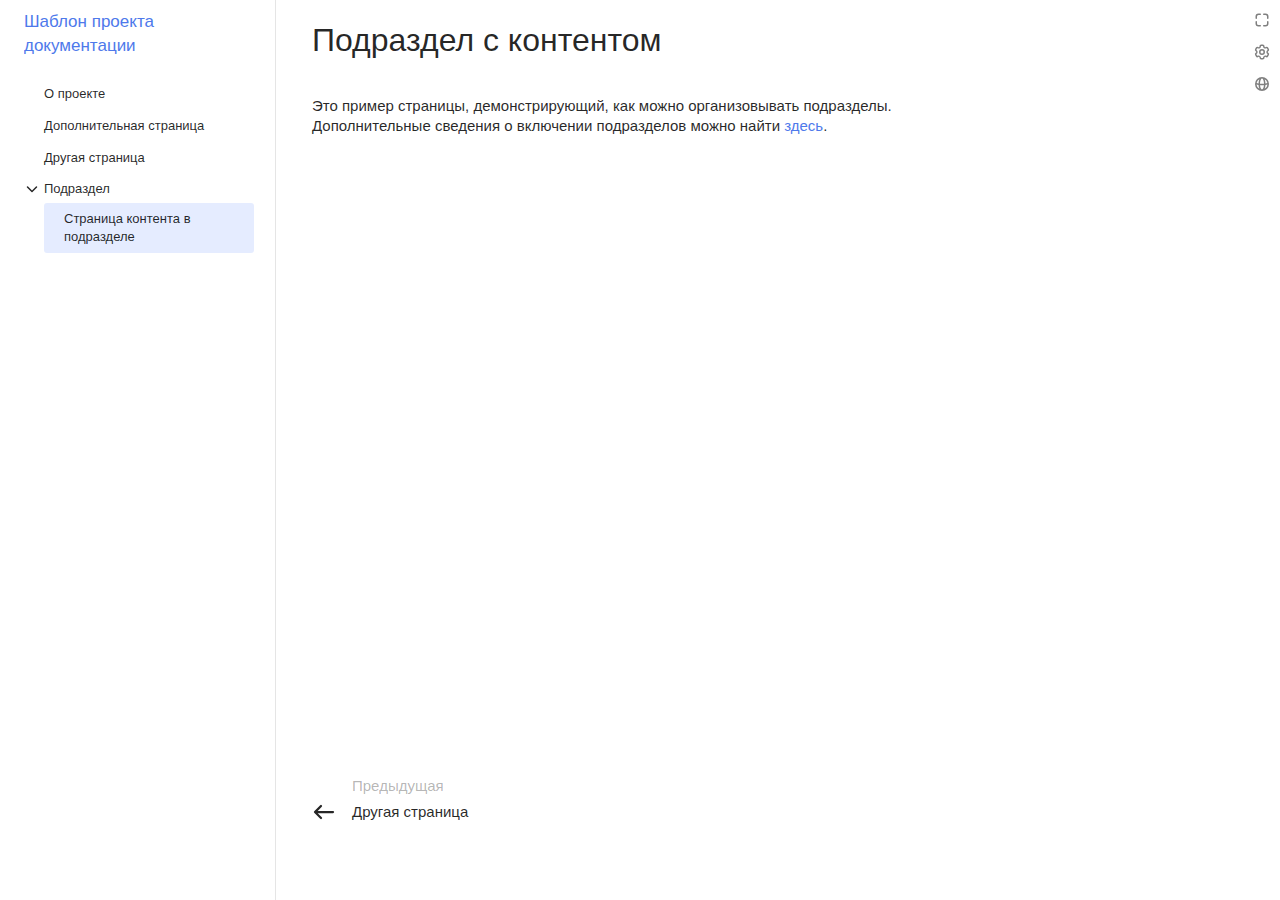
<file: output-docs/ru/sub-section/content.html>
<!DOCTYPE html>
<html lang="ru" dir="ltr">
    <head>
        <meta charset="utf-8">
        <meta name="viewport" content="width=device-width, initial-scale=1.0">
        <base href="../../" />
        <title>Подраздел с контентом | Шаблон проекта документации</title>
        <meta name="generator" content="Diplodoc Platform v5.3.1">
        
        <style type="text/css">html, body {min-height:100vh; height:100vh;}</style>
        
        
        <link type="text/css" rel="stylesheet" href="_bundle\vendor.css"/>
        <link type="text/css" rel="stylesheet" href="_bundle\app.css"/>
    </head>
    <body class="g-root g-root_theme_light">
        <div id="root"></div>
        <script type="application/json" id="diplodoc-state">
            {"data":{"leading":false,"html":"&lt;p&gt;Это пример страницы, демонстрирующий, как можно организовывать подразделы.&lt;br /&gt;\nДополнительные сведения о включении подразделов можно найти &lt;a href=\"https://diplodoc.com/docs/ru/project/toc\" target=\"_blank\" rel=\"noreferrer noopener\"&gt;здесь&lt;/a&gt;.&lt;/p&gt;\n","meta":{"metadata":[{"name":"generator","content":"Diplodoc Platform v5.3.1"}]},"headings":[],"title":"Подраздел с контентом"},"router":{"pathname":"ru/sub-section/content","depth":3,"base":"../../"},"lang":"ru","langs":["ru","en"],"viewerInterface":{}}
        </script>
        <script type="application/javascript">
            const data = document.querySelector('script#diplodoc-state');
            window.__DATA__ = JSON.parse((function unescape(string) {
                return string.replace(/&lt;/g, "<").replace(/&gt;/g, ">").replace(/&amp;/g, "&");
              })(data.innerText));
            window.STATIC_CONTENT = false;
        </script>
        <script type="application/javascript" defer src="ru/toc.js"></script>
        <script type="application/javascript" defer src="_bundle\react.js"></script>
        <script type="application/javascript" defer src="_bundle\app.js"></script>
        <script type="application/javascript" defer src="_bundle\vendor.js"></script>
        
    </body>
</html>
</file>
